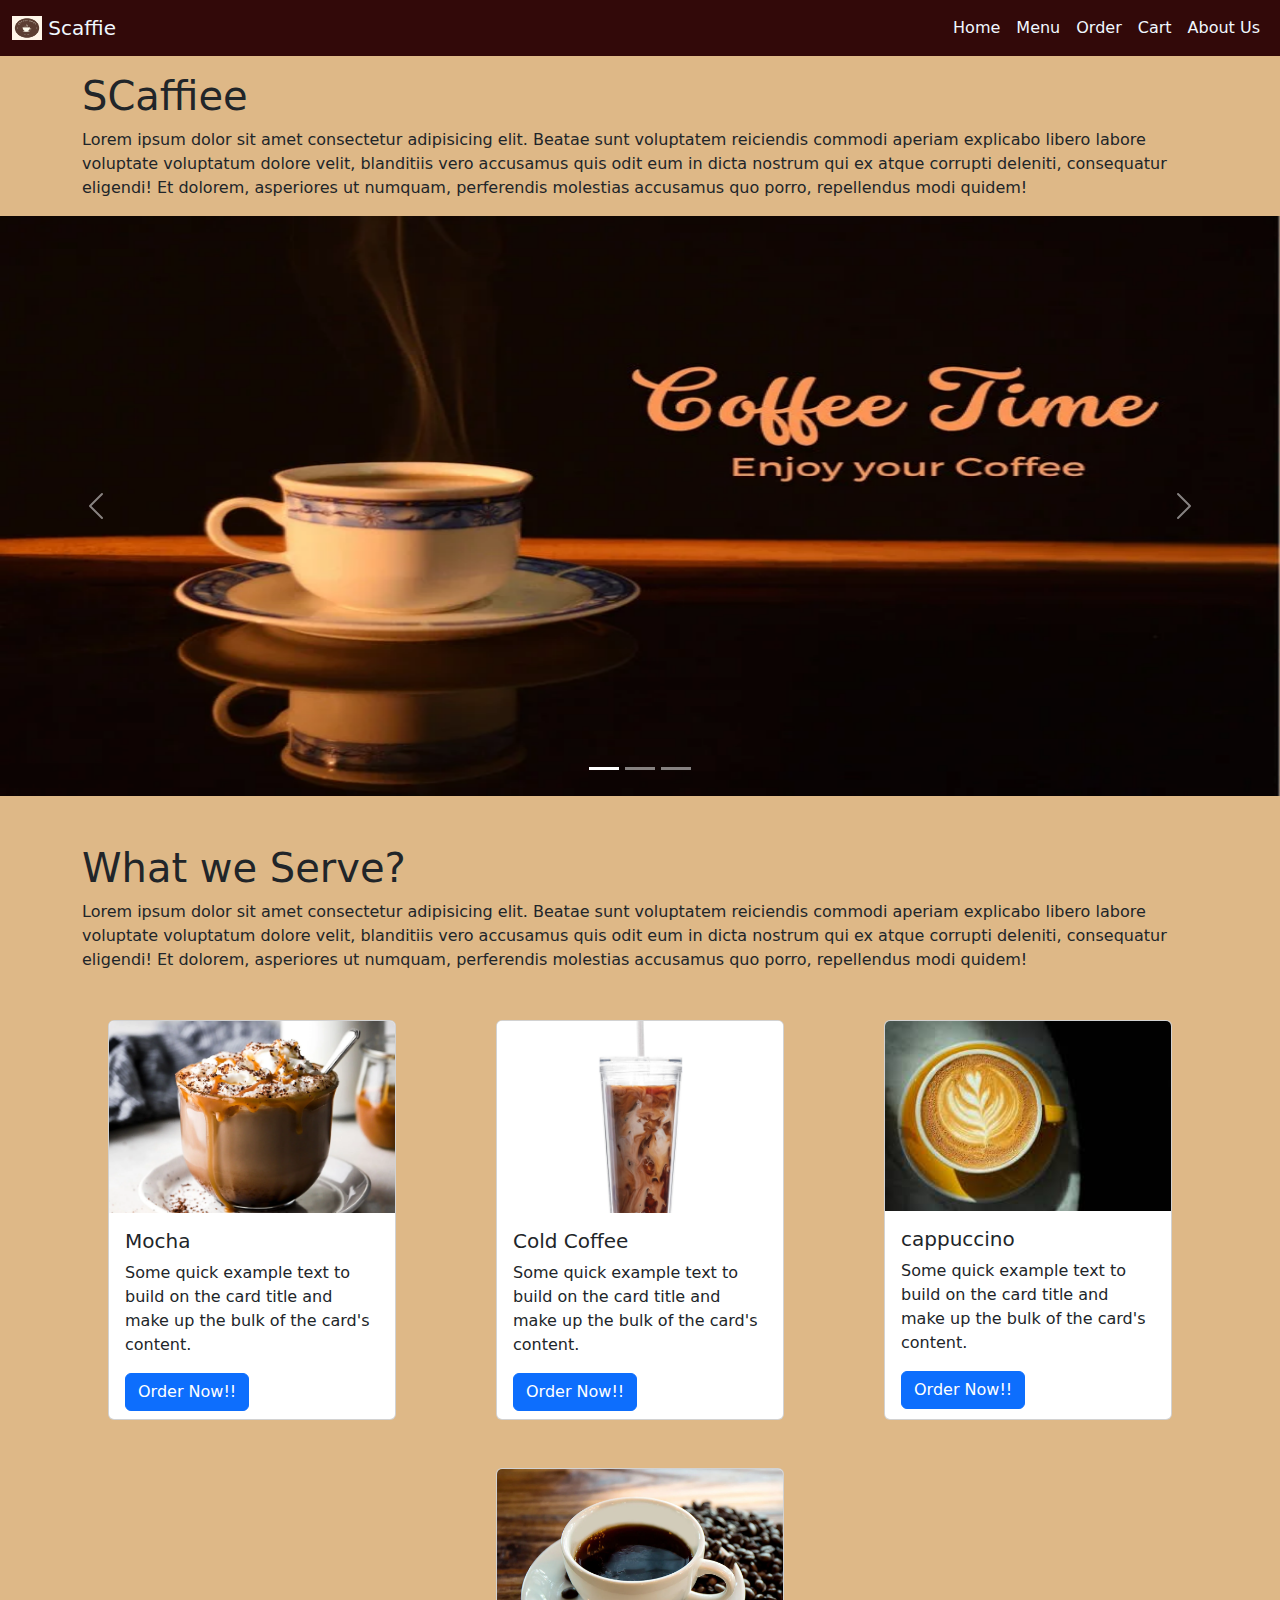
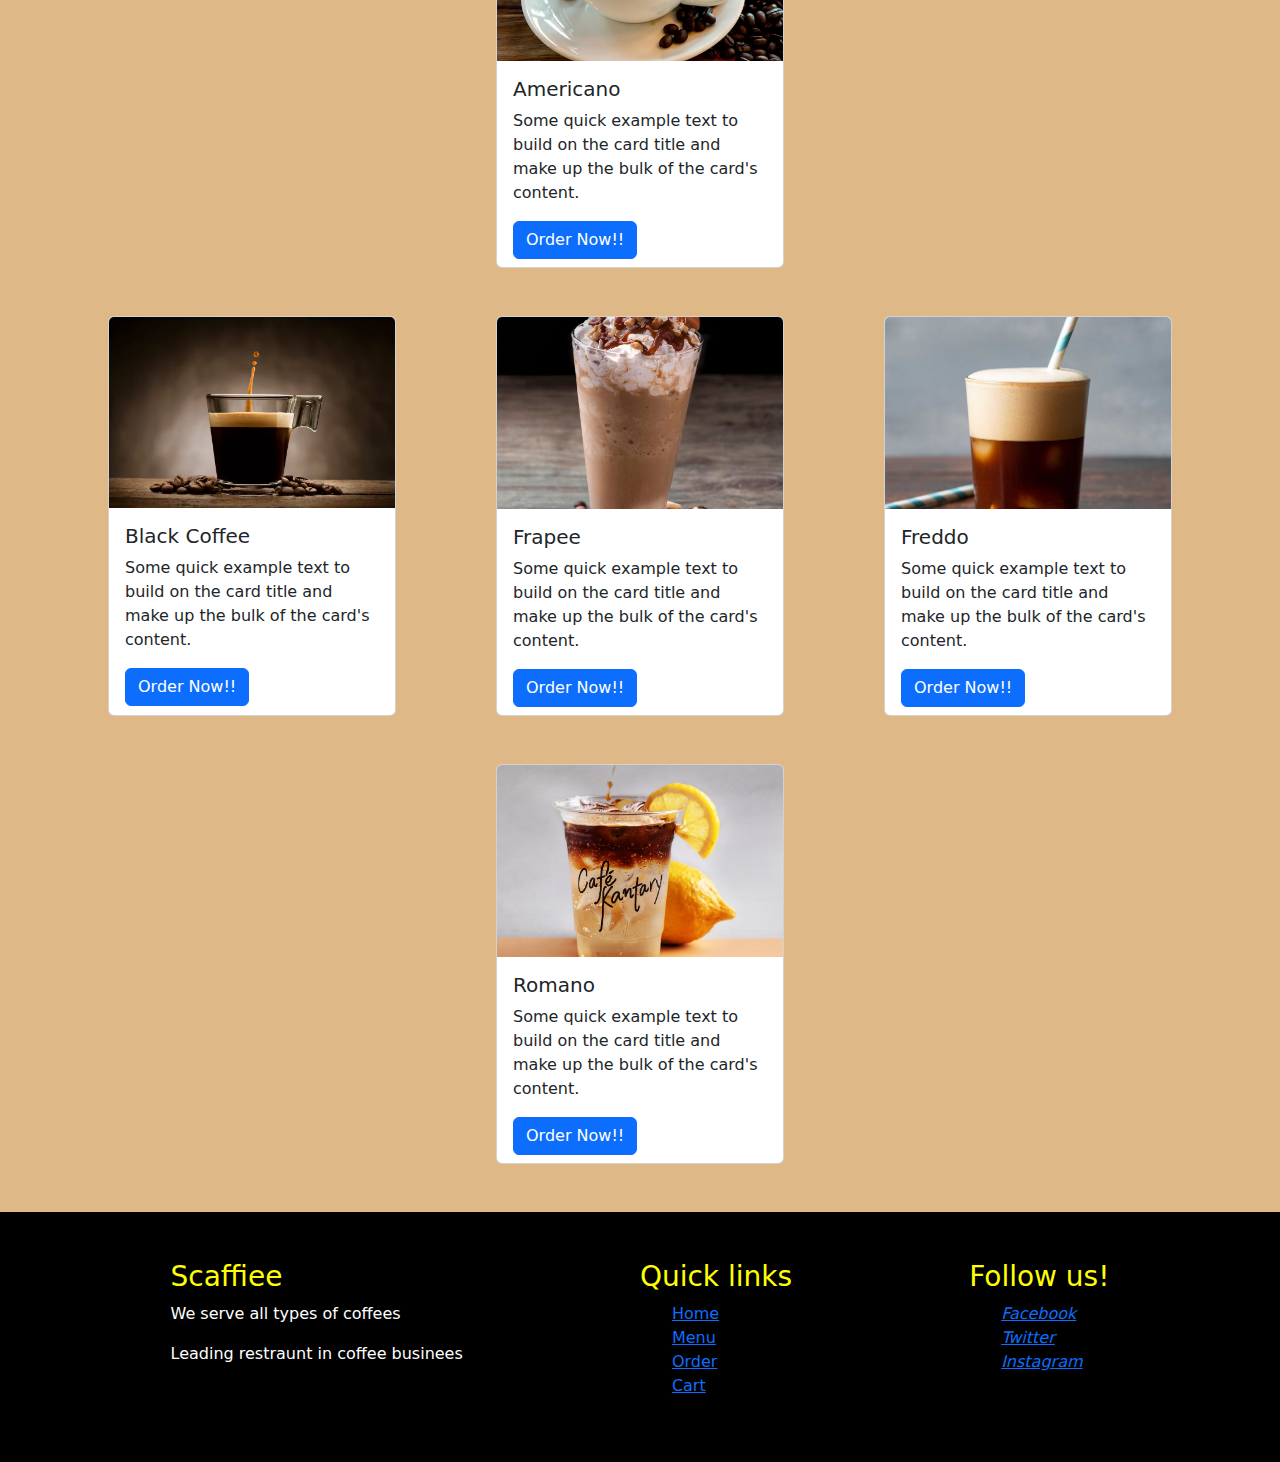
<file: project1/index.html>
<!doctype html>
<html lang="en">
  <head>
    <meta charset="utf-8">
    <meta name="viewport" content="width=device-width, initial-scale=1">
    <title>Bootstrap demo</title>
    <link href="https://cdn.jsdelivr.net/npm/bootstrap@5.3.3/dist/css/bootstrap.min.css" rel="stylesheet" integrity="sha384-QWTKZyjpPEjISv5WaRU9OFeRpok6YctnYmDr5pNlyT2bRjXh0JMhjY6hW+ALEwIH" crossorigin="anonymous">
    <link href="Style.css" rel="stylesheet">
</head>
  <body>

    <!---------------------------------------------------------- Navbar ----------------------------------------------------------------->

    <nav class="navbar navbar-expand-lg flex-wrap " style="background-color: rgb(50, 9, 9);">
      <div class="container-fluid">
        <a class="navbar-brand n-link" href="#">
          <img src="./images/logo.webp" alt="Logo" width="30" height="24" class="d-inline-block align-text-top">
          Scaffie
        </a>
        <div class="collapse navbar-collapse" id="navbarNav">
          <ul class="navbar-nav ms-auto">
            <li class="nav-item ">
              <a class="nav-link n-link" aria-current="page" href="#">Home</a>
            </li>
            <li class="nav-item">
              <a class="nav-link n-link" href="#">Menu</a>
            </li>
            <li class="nav-item">
              <a class="nav-link n-link" href="#">Order</a>
            </li>
            <li class="nav-item">
              <a class="nav-link n-link" href="#">Cart</a>
            </li>
            <li class="nav-item">
              <a class="nav-link n-link" href="#">About Us</a>
            </li>
          </ul>
        </div>
      </div>
    </nav>

    <!----------------------------------------------------------- About  ----------------------------------------------------------->

    <div class="container">
      <p><h1>SCaffiee</h1>
      Lorem ipsum dolor sit amet consectetur adipisicing elit. Beatae sunt voluptatem reiciendis commodi aperiam explicabo libero labore voluptate voluptatum dolore velit, blanditiis vero accusamus quis odit eum in dicta nostrum qui ex atque corrupti deleniti, consequatur eligendi! Et dolorem, asperiores ut numquam, perferendis molestias accusamus quo porro, repellendus modi quidem!
      </p>
    </div>

    <!------------------------------------------------------- Carousel images ----------------------------------------------------------->

    <div id="carouselExampleIndicators" class="carousel slide">
      <div class="carousel-indicators">
          <button type="button" data-bs-target="#carouselExampleIndicators" data-bs-slide-to="0" class="active" aria-current="true" aria-label="Slide 1"></button>
          <button type="button" data-bs-target="#carouselExampleIndicators" data-bs-slide-to="1" aria-label="Slide 2"></button>
          <button type="button" data-bs-target="#carouselExampleIndicators" data-bs-slide-to="2" aria-label="Slide 3"></button>
      </div>
      <div class="carousel-inner">
          <div class="carousel-item active">
              <img src="./images/cimg5.webp" class="d-block w-100 img-fluid" alt="Image1" style="height: 580px;">
          </div>
          <div class="carousel-item">
              <img src="./images/cimg6.jpg" class="d-block w-100 img-fluid " alt="Image2" style="height: 580px;" >
          </div>
          <div class="carousel-item">
              <img src="./images/cimg3.jpeg" class="d-block w-100 img-fluid " alt="Image3" style="height: 580px;">
          </div>
      </div>
      <button class="carousel-control-prev" type="button" data-bs-target="#carouselExampleIndicators" data-bs-slide="prev">
          <span class="carousel-control-prev-icon" aria-hidden="true"></span>
          <span class="visually-hidden">Previous</span>
      </button>
      <button class="carousel-control-next" type="button" data-bs-target="#carouselExampleIndicators" data-bs-slide="next">
          <span class="carousel-control-next-icon" aria-hidden="true"></span>
          <span class="visually-hidden">Next</span>
      </button>
  </div>

  <!---------------------------------------------------- What we serve ----------------------------------------------------------->

    <div class="container mt-5 mb-5">
      <p><h1>What we Serve?</h1>
      Lorem ipsum dolor sit amet consectetur adipisicing elit. Beatae sunt voluptatem reiciendis commodi aperiam explicabo libero labore voluptate voluptatum dolore velit, blanditiis vero accusamus quis odit eum in dicta nostrum qui ex atque corrupti deleniti, consequatur eligendi! Et dolorem, asperiores ut numquam, perferendis molestias accusamus quo porro, repellendus modi quidem!
      </p>
    </div>

    <!----------------------------------------------------------- Cards 1 ----------------------------------------------------------->

    <div class="container card-container d-flex flex-wrap gap-5">
      <div class="card" style="width: 18rem;">
        <img src="./images/mocha.webp" class="card-img-top" alt="...">
        <div class="card-body">
          <h5 class="card-title">Mocha</h5>
          <p class="card-text">Some quick example text to build on the card title and make up the bulk of the card's content.</p>
          <a href="#" class="btn btn-primary">Order Now!!</a>
        </div>
      </div>
      <div class="card" style="width: 18rem;">
        <img src="./images/ocld.jpg" class="card-img-top" alt="...">
        <div class="card-body">
          <h5 class="card-title">Cold Coffee</h5>
          <p class="card-text">Some quick example text to build on the card title and make up the bulk of the card's content.</p>
          <a href="#" class="btn btn-primary">Order Now!!</a>
        </div>
      </div>
      <div class="card" style="width: 18rem;">
        <img src="./images/cappa.jpeg" class="card-img-top" alt="...">
        <div class="card-body">
          <h5 class="card-title">cappuccino</h5>
          <p class="card-text">Some quick example text to build on the card title and make up the bulk of the card's content.</p>
          <a href="#" class="btn btn-primary">Order Now!!</a>
        </div>
      </div>
      <div class="card" style="width: 18rem;">
        <img src="./images/americano.webp" class="card-img-top" alt="...">
        <div class="card-body">
          <h5 class="card-title">Americano</h5>
          <p class="card-text">Some quick example text to build on the card title and make up the bulk of the card's content.</p>
          <a href="#" class="btn btn-primary">Order Now!!</a>
        </div>
      </div>
    </div>

    <!----------------------------------------------------------- Cards 2 ----------------------------------------------------------->

    <div class="container card-container d-flex flex-wrap gap-5 mt-5">
      <div class="card" style="width: 18rem;">
        <img src="./images/blackcoffee.avif" class="card-img-top" alt="...">
        <div class="card-body">
          <h5 class="card-title">Black Coffee</h5>
          <p class="card-text">Some quick example text to build on the card title and make up the bulk of the card's content.</p>
          <a href="#" class="btn btn-primary">Order Now!!</a>
        </div>
      </div>
      <div class="card" style="width: 18rem;">
        <img src="./images/frappee.jpg" class="card-img-top img-fluid" alt="...">
        <div class="card-body">
          <h5 class="card-title">Frapee</h5>
          <p class="card-text">Some quick example text to build on the card title and make up the bulk of the card's content.</p>
          <a href="#" class="btn btn-primary">Order Now!!</a>
        </div>
      </div>
      <div class="card" style="width: 18rem;">
        <img src="./images/freddo.jpg" class="card-img-top" alt="...">
        <div class="card-body">
          <h5 class="card-title">Freddo</h5>
          <p class="card-text">Some quick example text to build on the card title and make up the bulk of the card's content.</p>
          <a href="#" class="btn btn-primary">Order Now!!</a>
        </div>
      </div>
      <div class="card" style="width: 18rem;">
        <img src="./images/romano.jpg" class="card-img-top" alt="...">
        <div class="card-body">
          <h5 class="card-title">Romano</h5>
          <p class="card-text">Some quick example text to build on the card title and make up the bulk of the card's content.</p>
          <a href="#" class="btn btn-primary">Order Now!!</a>
        </div>
      </div>
    </div>

    <!----------------------------------------------------------- footer ----------------------------------------------------------->

    <footer class="bg-black text-white mt-5 pt-5 pb-5 justify-content-around">
      <div class="container d-flex justify-content-around">
        <div class="foot">
          <h3 class="f-h">Scaffiee</h3>
          <p>We serve all types of coffees</p>
          <p>Leading restraunt in coffee businees</p>
        </div>
        <div class="foot">
          <h3 class="f-h">Quick links</h3>
          <ul class="list">
            <li><a href="#">Home</a></li>
            <li><a href="#">Menu</a></li>
            <li><a href="#">Order</a></li>
            <li><a href="#">Cart</a></li>
          </ul>
        </div>
        <div class="foot">
          <h3 class="f-h">Follow us!</h3>
          <ul class="list">
            <li><a href="#"><i class="fab fa-facebook">Facebook</i></a></li>
          <li><a href="#"><i class="fab fa-twitter">Twitter</i></a></li>
          <li><a href="#"><i class="fab fa-instagram">Instagram</i></a></li>
          <!-- <li><a href="#"><i class="fab fa-facebook"></i></a></li> -->
          </ul>
          
        </div>
        </div>
      
    </footer>
    <script src="https://cdn.jsdelivr.net/npm/bootstrap@5.3.3/dist/js/bootstrap.bundle.min.js" integrity="sha384-YvpcrYf0tY3lHB60NNkmXc5s9fDVZLESaAA55NDzOxhy9GkcIdslK1eN7N6jIeHz" crossorigin="anonymous"></script>
  </body>
</html>
</file>
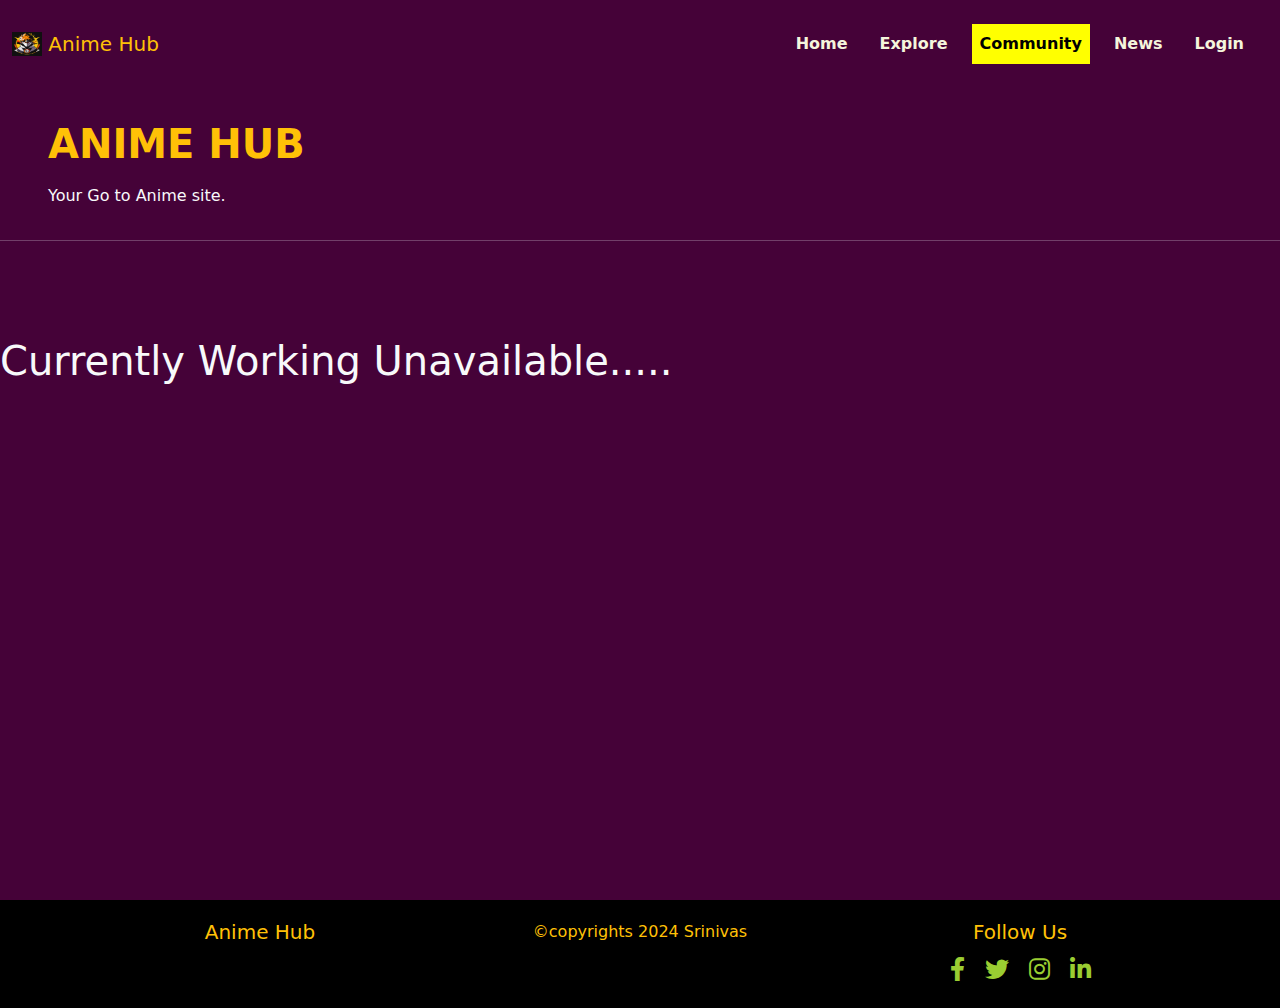
<file: Anime/Community.html>
<!doctype html>
<html lang="en">
  <head>
    <meta charset="utf-8">
    <meta name="viewport" content="width=device-width, initial-scale=1">
    <title>Bootstrap demo</title>
    <link href="https://cdn.jsdelivr.net/npm/bootstrap@5.3.3/dist/css/bootstrap.min.css" rel="stylesheet" integrity="sha384-QWTKZyjpPEjISv5WaRU9OFeRpok6YctnYmDr5pNlyT2bRjXh0JMhjY6hW+ALEwIH" crossorigin="anonymous">
    <link rel="stylesheet" href="./css/home.css">
    <link rel="stylesheet" href="https://cdnjs.cloudflare.com/ajax/libs/font-awesome/6.0.0-beta3/css/all.min.css">
</head>
  <body class="bg">
   <div class="wrapper">
   <nav class="navbar navbar-expand-lg nav-back  mt-3 nav-back">
    <div class="container-fluid">
        <a class="navbar-brand text-warning" href="#">
            <img src="./images/logo2.avif" alt="Logo" width="30" height="24" class="d-inline-block align-text-top">
            Anime Hub
          </a>
      <!-- <a class="navbar-brand" href="#">Navbar</a> -->
      <button class="navbar-toggler bg-light" type="button" data-bs-toggle="collapse" data-bs-target="#navbarNav" aria-controls="navbarNav" aria-expanded="false" aria-label="Toggle navigation">
        <span class="navbar-toggler-icon"></span>
      </button>
      <div class="collapse navbar-collapse" id="navbarNav">
        <ul class="navbar-nav ms-auto">
          <li class="nav-item">
            <a class="nav-link nv  me-3" aria-current="page" href="#"><b>Home</b></a>
          </li>
          <li class="nav-item">
            <a class="nav-link nv me-3" href="explore.html"><b>Explore</b></a>
          </li>
          <li class="nav-item">
            <a class="nav-link nv active me-3" href="/Community.html"><b>Community</b></a>
          </li>
          <li class="nav-item">
            <a class="nav-link nv me-3" href="news.html"><b>News</b></a>
          </li>
          <li class="nav-item"> 
            <a class="nav-link nv me-3" href="index.html"><b>Login</b></a>
          </li>
        </ul>
      </div>
    </div>
  </nav>

  <h1 class="text-warning mt-5 ms-5"><b>ANIME HUB</b></h1>
      <p class="text-light mt-2 ms-5">Your Go to Anime site.</p>
      <hr class="link-light mb-5">

  <br><br><h1 class="text-light">Currently Working Unavailable.....</h1>
</div>
   <footer class="footer text-center">
    <div class="container">
        <div class="row">
            <div class="col-md-4 mb-3 mb-md-0">
                <h5 class="text-warning">Anime Hub</h5>
            </div>
            <div class="col-md-4 mb-3 mb-md-0">
                <p class="text-warning">&copy;copyrights 2024 Srinivas</p>
            </div>
            <div class="col-md-4">
                <h5 class="text-warning">Follow Us</h5>
                <div class="social-icons">
                    <a href="https://facebook.com" target="_blank" aria-label="Facebook">
                        <i class="fab fa-facebook-f"></i>
                    </a>
                    <a href="https://twitter.com" target="_blank" aria-label="Twitter">
                        <i class="fab fa-twitter"></i>
                    </a>
                    <a href="https://instagram.com" target="_blank" aria-label="Instagram">
                        <i class="fab fa-instagram"></i>
                    </a>
                    <a href="https://linkedin.com" target="_blank" aria-label="LinkedIn">
                        <i class="fab fa-linkedin-in"></i>
                    </a>
                </div>
            </div>
        </div>
    </div>
</footer>
    <script src="https://cdn.jsdelivr.net/npm/bootstrap@5.3.3/dist/js/bootstrap.bundle.min.js" integrity="sha384-YvpcrYf0tY3lHB60NNkmXc5s9fDVZLESaAA55NDzOxhy9GkcIdslK1eN7N6jIeHz" crossorigin="anonymous"></script>
  </body>
</html>
</file>
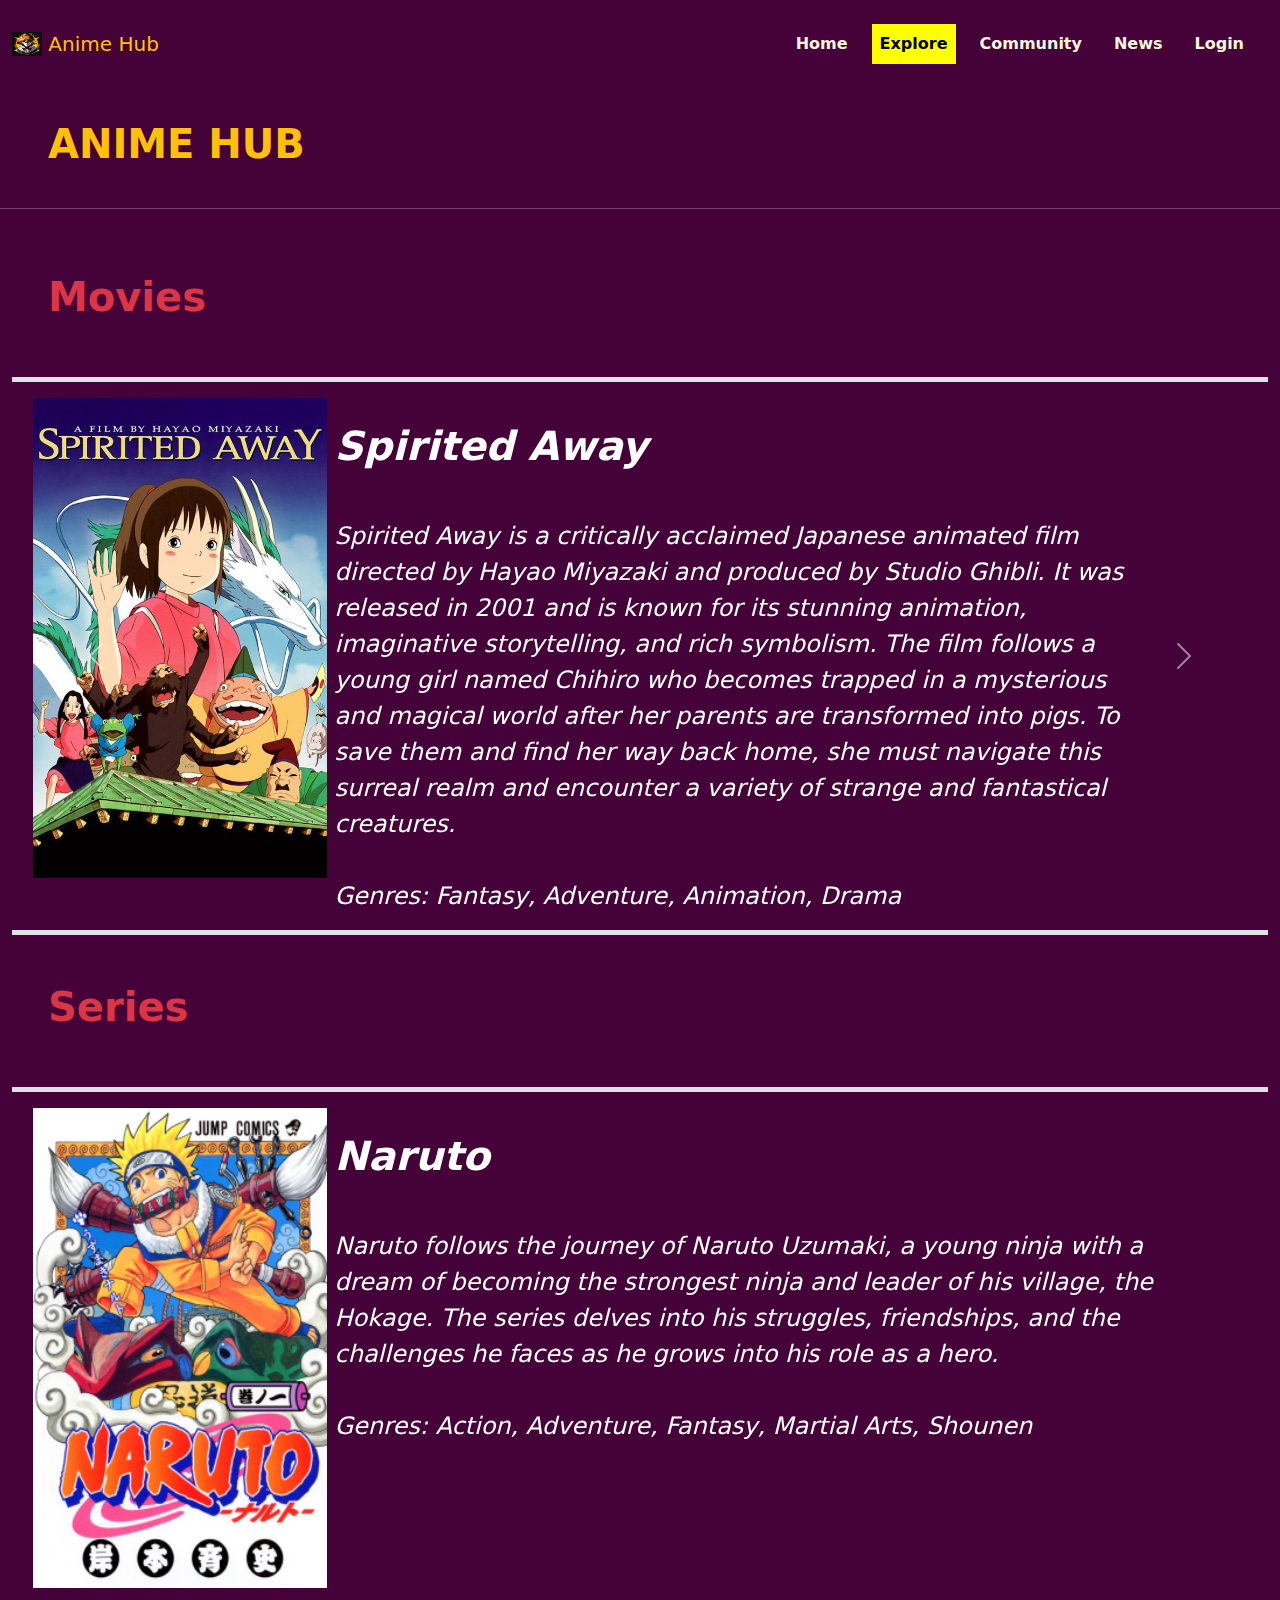
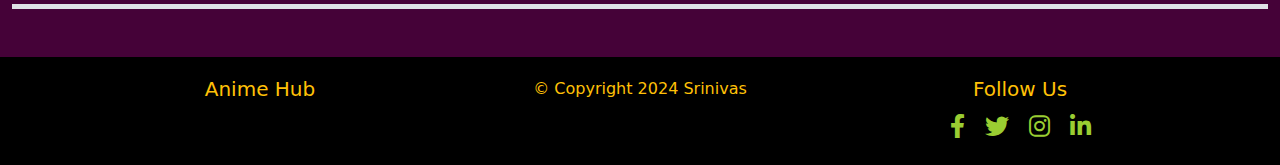
<file: Anime/explore.html>
<!doctype html>
<html lang="en">
  <head>
    <meta charset="utf-8">
    <meta name="viewport" content="width=device-width, initial-scale=1">
    <title>Bootstrap demo</title>
    <link href="https://cdn.jsdelivr.net/npm/bootstrap@5.3.3/dist/css/bootstrap.min.css" rel="stylesheet" integrity="sha384-QWTKZyjpPEjISv5WaRU9OFeRpok6YctnYmDr5pNlyT2bRjXh0JMhjY6hW+ALEwIH" crossorigin="anonymous">
    <link rel="stylesheet" href="https://cdnjs.cloudflare.com/ajax/libs/font-awesome/6.0.0-beta3/css/all.min.css">
    <link href="./css/explore.css" rel="stylesheet">
</head>
  <body class="bg">
     <!------------------------------------------------------------------- Navbar ------------------------------------------------>
<div class="wrapper">
     <nav class="navbar navbar-expand-lg nav-back  mt-3">
        <div class="container-fluid">
            <a class="navbar-brand text-warning" href="#">
                <img src="./images/logo2.avif" alt="Logo" width="30" height="24" class="d-inline-block align-text-top">
                Anime Hub
              </a>
          <!-- <a class="navbar-brand" href="#">Navbar</a> -->
          <button class="navbar-toggler bg-light" type="button" data-bs-toggle="collapse" data-bs-target="#navbarNav" aria-controls="navbarNav" aria-expanded="false" aria-label="Toggle navigation">
            <span class="navbar-toggler-icon"></span>
          </button>
          <div class="collapse navbar-collapse" id="navbarNav">
            <ul class="navbar-nav ms-auto">
              <li class="nav-item">
                <a class="nav-link nv  me-3" aria-current="page" href="home.html"><b>Home</b></a>
              </li>
              <li class="nav-item">
                <a class="nav-link nv active me-3" href="#"><b>Explore</b></a>
              </li>
              <li class="nav-item">
                <a class="nav-link nv me-3" href="Community.html"><b>Community</b></a>
              </li>
              <li class="nav-item">
                <a class="nav-link nv me-3" href="news.html"><b>News</b></a>
              </li>
              <li class="nav-item"> 
                <a class="nav-link nv me-3" href="index.html"><b>Login</b></a>
              </li>
            </ul>
          </div>
        </div>
      </nav>

      <!------------------------------------------------------ Movies ------------------------------------------------------>
      <h1 class="text-warning mt-5 ms-5 mb-4 fs-250"><b>ANIME HUB</b></h1>
      <hr class="link-light">
      <h2 class="text-danger mt-5 ms-5 fs-1"><b>Movies</b></h2>

      <!----------------------------------------------- corousal images Movies------------------------------------------------------>

      <div id="carouselExampleControls" class="carousel slide container-fluid mt-5" data-bs-ride="carousel" data-bs-interval="2500">
        <div class="carousel-inner">
          <div class="carousel-item active">
            <div class="row border border-5">
              <div class="col-sm-6 col-lg-3">
                <img src="./images/movies/spirited2.jpg" class="img-fluid m-3" alt="..." style="height: 480px;">
              </div>
              <div class="col-sm-5 col-lg-8 text-white fs-4 mt-4 me-1">
                <p>
                  <i><h1 class="mb-5 movie-heading"><b>Spirited Away</b></h1></i><i>Spirited Away is a critically acclaimed Japanese animated film directed by Hayao Miyazaki and produced by Studio Ghibli. It was released in 2001 and is known for its stunning animation, imaginative storytelling, and rich symbolism. The film follows a young girl named Chihiro who becomes trapped in a mysterious and magical world after her parents are transformed into pigs. To save them and find her way back home, she must navigate this surreal realm and encounter a variety of strange and fantastical creatures.
      
                  <br><br>Genres: Fantasy, Adventure, Animation, Drama</i></p>
              </div>
            </div>
          </div>

          <div class="carousel-item">
            <div class="row border border-5 mb-5">
              <div class="col-sm-6 col-lg-3">
                <img src="./images/movies/a_whisper_away.jpg" class="img-fluid m-3" alt="..." style="height: 480px;">
              </div>
              <div class="col-sm-5 col-lg-8 text-white fs-4 mt-4 me-1">
                <p>
                  <i><h1 class="mb-5 movie-heading"><b>A Whisker Away</b></h1></i><i>A Whisker Away (original title: A Whisker Away) is a Japanese animated fantasy film directed by Junichi Satō and Tomotaka Shibayama. Released in 2020 by Studio Colorido, it is a romantic fantasy film that combines magical realism with coming-of-age themes.

                  The story follows Miyo Sasaki, a high school girl who can transform into a cat using a magical mask. As a cat, she tries to get closer to her crush, Kento Hinode, while struggling with her own identity and feelings. The film explores themes of love, self-discovery, and the difficulties of adolescence.
                  
                  <br><br>Genres: Fantasy, Romance, Animation, Drama</i></p>
              </div>
            </div>
          </div>

          <div class="carousel-item">
            <div class="row border border-5">
              <div class="col-sm-6 col-lg-3">
                <img src="./images/movies/jjk0.jpg" class="img-fluid m-3" alt="..." style="height: 480px;">
              </div>
              <div class="col-sm-5 col-lg-8 text-white fs-4 mt-4 me-1">
                <p>
                  <i><h1 class="mb-5 movie-heading"><b>Jjutsu Kaisen 0</b></h1></i><i>Jujutsu Kaisen 0 is a Japanese animated film directed by Sunghoo Park and produced by MAPPA. Released in 2021, it serves as a prequel to the popular anime series Jujutsu Kaisen. The film is based on the manga Tokyo Metropolitan Curse Technical School by Gege Akutami.

                  The story follows Yuta Okkotsu, a high school student who becomes possessed by a powerful curse after the death of his childhood friend. He enrolls in the Tokyo Metropolitan Curse Technical School, where he learns to control his curse powers and confronts other curses while uncovering the truth about his own abilities.
                  
                  <br><br>Genres: Action, Supernatural, Dark Fantasy, Adventure</i></p>
              </div>
            </div>
          </div>

          <div class="carousel-item">
            <div class="row border border-5">
              <div class="col-sm-6 col-lg-3">
                <img src="./images/movies/arrietty.jpg" class="img-fluid m-3" alt="..." style="height: 480px;">
              </div>
              <div class="col-sm-5 col-lg-8 text-white fs-4 mt-4 me-1">
                <p>
                  <i><h1 class="mb-5 movie-heading"><b>Arrietty</b></h1></i><i>The Secret World of Arrietty (known as Arietty in some regions) is a Japanese animated fantasy film directed by Hiromasa Yonebayashi and produced by Studio Ghibli. Released in 2010, it is based on the novel The Borrowers by Mary Norton.

                  The film tells the story of Arrietty, a tiny girl who lives secretly under the floorboards of a house with her family, known as "Borrowers" who live by borrowing small items from humans. When Arrietty is discovered by a young boy named Sho, she must navigate the challenges of their interactions and the dangers posed by the human world.
                  
                  <br><br>Genres: Fantasy, Adventure, Animation, Family</i></p>
              </div>
            </div>
          </div>
          
        </div>
        <a class="carousel-control-prev" href="#carouselExampleControls" role="button" data-slide="prev">
          <span class="carousel-control-prev-icon" aria-hidden="true"></span>
          <span class="sr-only"></span>
        </a>
        <a class="carousel-control-next" href="#carouselExampleControls" role="button" data-slide="next">
          <span class="carousel-control-next-icon" aria-hidden="true"></span>
          <span class="sr-only"></span>
        </a>
      </div>
      
        
       <!------------------------------------------------- Footer ------------------------------------------------------------------>

       <!----------------------------------------------------- Series ------------------------------------------------------>

       <h1 class="text-danger mt-5 ms-5 fs-1"><b>Series</b></h1>
      
       <div id="carouselExampleControl" class="carousel slide container-fluid mt-5" data-bs-ride="carousel" data-bs-interval="2500">
        <div class="carousel-inner">
          <div class="carousel-item active">
            <div class="row border border-5">
              <div class="col-sm-6 col-lg-3">
                <img src="./images/naruto1.jpg" class="img-fluid m-3" alt="..." style="height: 480px;">
              </div>
              <div class="col-sm-5 col-lg-8 text-white fs-4 mt-4 me-1">
                <p>
                  <i><h1 class="mb-5 movie-heading"><b>Naruto</b></h1></i><i>Naruto follows the journey of Naruto Uzumaki, a young ninja with a dream of becoming the strongest ninja and leader of his village, the Hokage. The series delves into his struggles, friendships, and the challenges he faces as he grows into his role as a hero.
                  <br><br>Genres: Action, Adventure, Fantasy, Martial Arts, Shounen</i></p>
              </div>
            </div>
          </div>

          <div class="carousel-item">
            <div class="row border border-5 mb-5">
              <div class="col-sm-6 col-lg-3">
                <img src="./images/naruto2.jpg" class="img-fluid m-3" alt="..." style="height: 480px;">
              </div>
              <div class="col-sm-5 col-lg-8 text-white fs-4 mt-4 me-1">
                <p>
                  <i><h1 class="mb-5 movie-heading"><b>Naruto Shippuden</b></h1></i><i>Naruto Shippuden continues the story of Naruto Uzumaki after a two-and-a-half-year training period. Now a more mature and skilled ninja, Naruto returns to his village to face new threats and challenges. The series explores deeper character development, epic battles, and complex storylines.
                  
                  <br><br>Genres: Action, Adventure, Fantasy, Martial Arts, Shounen</i></p>
              </div>
            </div>
          </div>

          <div class="carousel-item">
            <div class="row border border-5 mb-5">
              <div class="col-sm-6 col-lg-3">
                <img src="./images/aot.jpg" class="img-fluid m-3" alt="..." style="height: 480px;">
              </div>
              <div class="col-sm-5 col-lg-8 text-white fs-4 mt-4 me-1">
                <p>
                  <i><h1 class="mb-5 movie-heading"><b>Attack on Titan</b></h1></i><i>Attack on Titan is set in a world where humanity is on the brink of extinction due to gigantic humanoid creatures known as Titans. The story follows Eren Yeager and his friends as they join the military to fight against these Titans and uncover the mysteries surrounding their existence.
                  
                  <br><br>Genres: Action, Dark Fantasy, Drama, Post-Apocalyptic, Shounen, Supernatural</i></p>
              </div>
            </div>
          </div>

          <div class="carousel-item">
            <div class="row border border-5 mb-5">
              <div class="col-sm-6 col-lg-3">
                <img src="./images/bleach.png" class="img-fluid m-3" alt="..." style="height: 480px;">
              </div>
              <div class="col-sm-5 col-lg-8 text-white fs-4 mt-4 me-1">
                <p>
                  <i><h1 class="mb-5 movie-heading"><b>Bleach</b></h1></i><i>Bleach revolves around Ichigo Kurosaki, a teenager who accidentally acquires the powers of a Soul Reaper—a death personification entity. As he takes on the role of a Soul Reaper, he must protect the living world from malevolent spirits and guide lost souls to the afterlife.
                  
                  <br><br>Genres: Action, Adventure, Supernatural, Fantasy, Martial Arts, Shounen</i></p>
              </div>
            </div>
          </div>

          <div class="carousel-item">
            <div class="row border border-5 mb-5">
              <div class="col-sm-6 col-lg-3">
                <img src="./images/deathnote.webp" class="img-fluid m-3" alt="..." style="height: 480px;">
              </div>
              <div class="col-sm-5 col-lg-8 text-white fs-4 mt-4 me-1">
                <p>
                  <i><h1 class="mb-5 movie-heading"><b>Death Note</b></h1></i><i>Death Note centers on Light Yagami, a high school student who discovers a mysterious notebook that allows him to kill anyone by writing their name in it. As Light tries to create a utopia free from crime using the Death Note, he faces off against the genius detective known as L.
                  
                  <br><br>Genres: Mystery, Psychological, Supernatural, Thriller, Drama, Seinen</i></p>
              </div>
            </div>
          </div>



          </div>
          </div>

        </div>

       <footer class="footer text-center mt-5">
        <div class="container">
            <div class="row">
                <div class="col-md-4 mb-3 mb-md-0">
                    <h5 class="text-warning">Anime Hub</h5>
                </div>
                <div class="col-md-4 mb-3 mb-md-0">
                    <p class="text-warning">&copy; Copyright 2024 Srinivas</p>
                </div>
                <div class="col-md-4">
                    <h5 class="text-warning">Follow Us</h5>
                    <div class="social-icons">
                        <a href="https://facebook.com" target="_blank" aria-label="Facebook">
                            <i class="fab fa-facebook-f"></i>
                        </a>
                        <a href="https://twitter.com" target="_blank" aria-label="Twitter">
                            <i class="fab fa-twitter"></i>
                        </a>
                        <a href="https://instagram.com" target="_blank" aria-label="Instagram">
                            <i class="fab fa-instagram"></i>
                        </a>
                        <a href="https://linkedin.com" target="_blank" aria-label="LinkedIn">
                            <i class="fab fa-linkedin-in"></i>
                        </a>
                    </div>
                </div>
            </div>
        </div>
    </footer>
    


    <script src="https://cdn.jsdelivr.net/npm/bootstrap@5.3.3/dist/js/bootstrap.bundle.min.js" integrity="sha384-YvpcrYf0tY3lHB60NNkmXc5s9fDVZLESaAA55NDzOxhy9GkcIdslK1eN7N6jIeHz" crossorigin="anonymous"></script>
  </body>
</html>
</file>
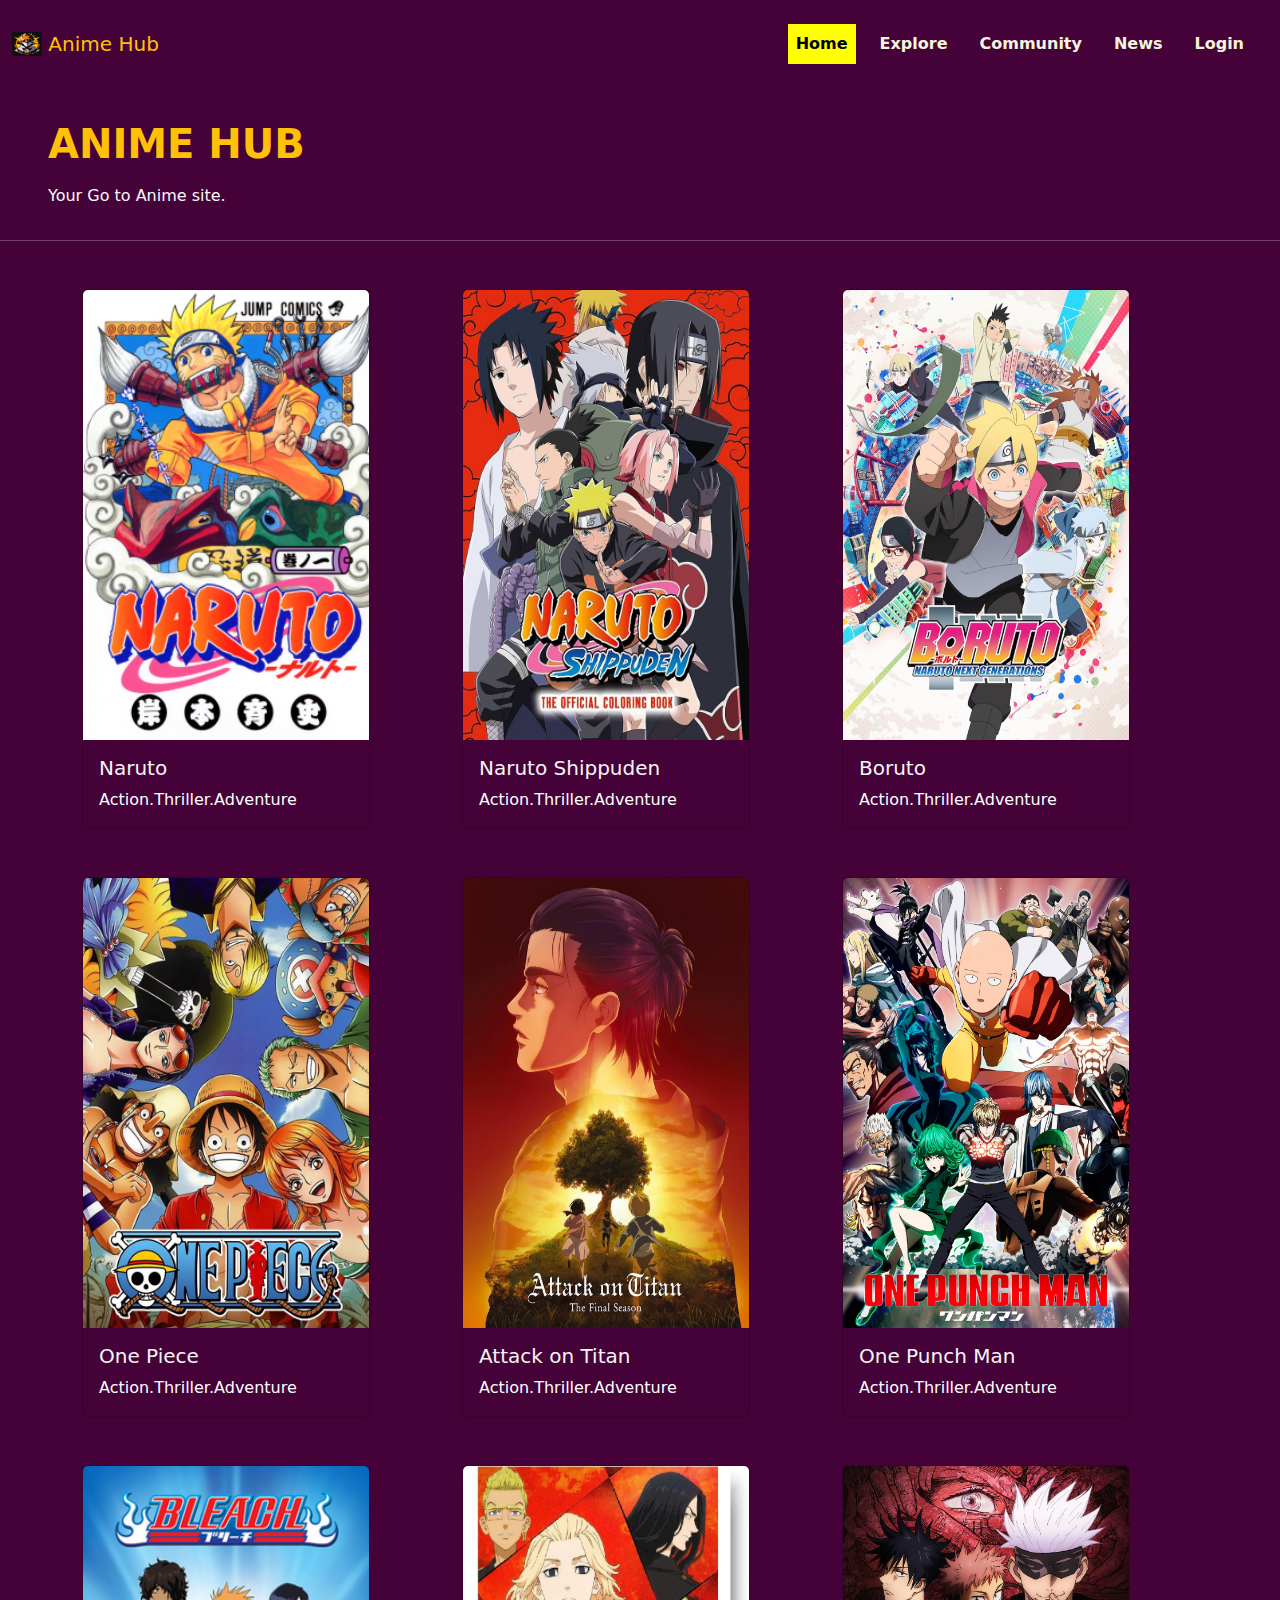
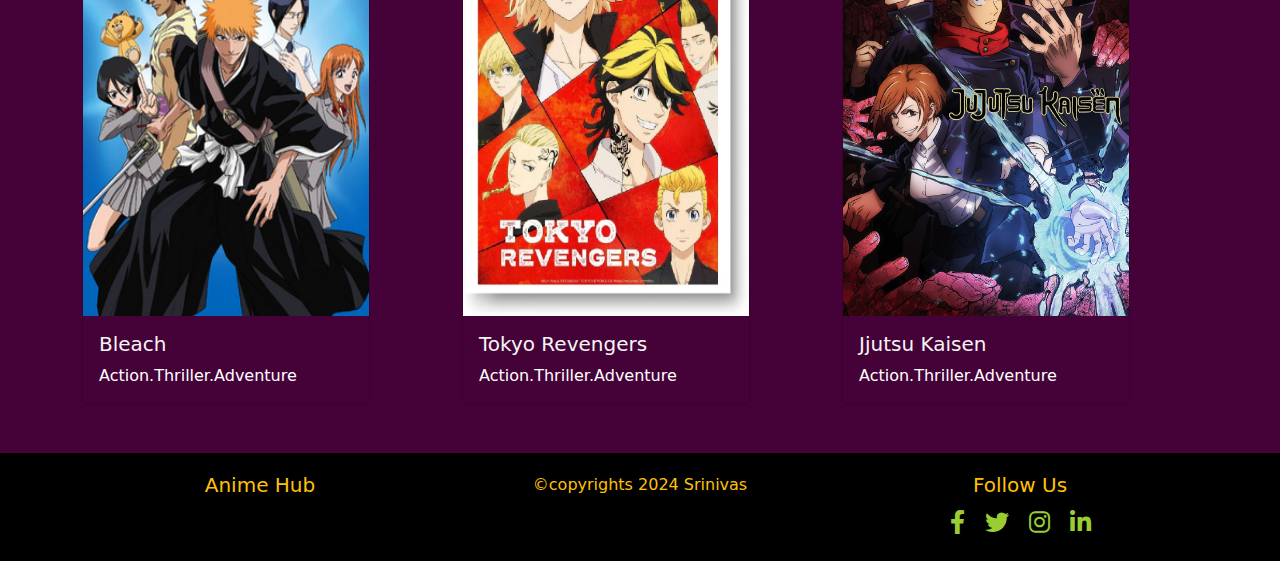
<file: Anime/home.html>
<!DOCTYPE html>
<html lang="en">
<head>
    <meta charset="UTF-8">
    <meta name="viewport" content="width=device-width, initial-scale=1.0">
    <link href="https://cdn.jsdelivr.net/npm/bootstrap@5.3.3/dist/css/bootstrap.min.css" rel="stylesheet" integrity="sha384-QWTKZyjpPEjISv5WaRU9OFeRpok6YctnYmDr5pNlyT2bRjXh0JMhjY6hW+ALEwIH" crossorigin="anonymous">
    <title>Webpage Title</title>
    <link rel="stylesheet" href="https://cdnjs.cloudflare.com/ajax/libs/font-awesome/6.0.0-beta3/css/all.min.css">

    <link href="./css/home.css" rel="stylesheet">
    <title>Home</title>
</head>
<body class="bg">

  <div class="wrapper">
    <!------------------------------------------------------------------- Navbar ------------------------------------------------>

    <nav class="navbar navbar-expand-lg nav-back  mt-3 nav-back">
        <div class="container-fluid">
            <a class="navbar-brand text-warning" href="#">
                <img src="./images/logo2.avif" alt="Logo" width="30" height="24" class="d-inline-block align-text-top">
                Anime Hub
              </a>
          <!-- <a class="navbar-brand" href="#">Navbar</a> -->
          <button class="navbar-toggler bg-light" type="button" data-bs-toggle="collapse" data-bs-target="#navbarNav" aria-controls="navbarNav" aria-expanded="false" aria-label="Toggle navigation">
            <span class="navbar-toggler-icon"></span>
          </button>
          <div class="collapse navbar-collapse" id="navbarNav">
            <ul class="navbar-nav ms-auto">
              <li class="nav-item">
                <a class="nav-link nv active me-3" aria-current="page" href="#"><b>Home</b></a>
              </li>
              <li class="nav-item">
                <a class="nav-link nv me-3" href="explore.html"><b>Explore</b></a>
              </li>
              <li class="nav-item">
                <a class="nav-link nv me-3" href="Community.html"><b>Community</b></a>
              </li>
              <li class="nav-item">
                <a class="nav-link nv me-3" href="news.html"><b>News</b></a>
              </li>
              <li class="nav-item"> 
                <a class="nav-link nv me-3" href="index.html"><b>Login</b></a>
              </li>
            </ul>
          </div>
        </div>
      </nav>

    <!--------------------------------------------------------------- Heading ----------------------------------------------->

      <h1 class="text-warning mt-5 ms-5"><b>ANIME HUB</b></h1>
      <p class="text-light mt-2 ms-5">Your Go to Anime site.</p>
      <hr class="link-light mb-5">

      <!----------------------------------------------------------- Content ---------------------------------------------------->

      <div class="container">
        <div class="row">
            <div class="col-sm-12 col-md-6 col-lg-4">
                <div class="card mb-5 card-transparent" style="width: 18rem;">
                    <img class="card-img-top image" src="./images/naruto1.jpg" alt="Card image cap">
                    <div class="card-body">
                      <h5 class="card-title">Naruto</h5>
                      <p class="card-text">Action.Thriller.Adventure</p>
                    </div>
                  </div>
            </div>

            <div class="col-sm-12 col-md-6 col-lg-4">
                <div class="card mb-5 card-transparent" style="width: 18rem;">
                    <img class="card-img-top image" src="./images/naruto2.jpg" alt="Card image cap" >
                    <div class="card-body">
                        <h5 class="card-title">Naruto Shippuden</h5>
                        <p class="card-text">Action.Thriller.Adventure</p>
                    </div>
                  </div>
            </div>

            <div class="col-sm-12 col-md-6 col-lg-4">
                <div class="card mb-5 card-transparent" style="width: 18rem;">
                    <img class="card-img-top image" src="./images/boruto.jpg" alt="Card image cap">
                    <div class="card-body">
                        <h5 class="card-title">Boruto</h5>
                        <p class="card-text">Action.Thriller.Adventure</p>
                    </div>
                  </div>
            </div>

            <div class="col-sm-12 col-md-6 col-lg-4">
                <div class="card mb-5 card-transparent" style="width: 18rem;">
                    <img class="card-img-top image" src="./images/one piece.jpg" alt="Card image cap">
                    <div class="card-body">
                        <h5 class="card-title">One Piece</h5>
                        <p class="card-text">Action.Thriller.Adventure</p>
                    </div>
                  </div>
            </div>

            <div class="col-sm-12 col-md-6 col-lg-4">
                <div class="card mb-5 card-transparent" style="width: 18rem;">
                    <img class="card-img-top image" src="./images/aot.jpg" alt="Card image cap">
                    <div class="card-body">
                        <h5 class="card-title">Attack on Titan</h5>
                        <p class="card-text">Action.Thriller.Adventure</p>
                    </div>
                  </div>
            </div>

            <div class="col-sm-12 col-md-6 col-lg-4">
                <div class="card mb-5 card-transparent" style="width: 18rem;">
                    <img class="card-img-top image" src="./images/one punch.jpg" alt="Card image cap">
                    <div class="card-body">
                        <h5 class="card-title">One Punch Man</h5>
                        <p class="card-text">Action.Thriller.Adventure</p>
                    </div>
                  </div>
            </div>

            <div class="col-sm-12 col-md-6 col-lg-4">
                <div class="card mb-5 card-transparent" style="width: 18rem;">
                    <img class="card-img-top image" src="./images/bleach.png" alt="Card image cap">
                    <div class="card-body">
                        <h5 class="card-title">Bleach</h5>
                        <p class="card-text">Action.Thriller.Adventure</p>
                    </div>
                  </div>
            </div>

            <div class="col-sm-12 col-md-6 col-lg-4">
                <div class="card mb-5 card-transparent" style="width: 18rem;">
                    <img class="card-img-top image" src="./images/tokyo.webp" alt="Card image cap">
                    <div class="card-body">
                        <h5 class="card-title">Tokyo Revengers</h5>
                        <p class="card-text">Action.Thriller.Adventure</p>
                    </div>
                  </div>
            </div>

            <div class="col-sm-12 col-md-6 col-lg-4">
                <div class="card mb-5 card-transparent" style="width: 18rem;">
                    <img class="card-img-top image" src="./images/jjk.jpg" alt="Card image cap">
                    <div class="card-body">
                        <h5 class="card-title">Jjutsu Kaisen</h5>
                        <p class="card-text">Action.Thriller.Adventure</p>
                    </div>
                  </div>
            </div>

          </div>
      </div>

      <!------------------------------------------------- Footer ------------------------------------------------------------------>

      <footer class="footer text-center">
        <div class="container">
            <div class="row">
                <div class="col-md-4 mb-3 mb-md-0">
                    <h5 class="text-warning">Anime Hub</h5>
                </div>
                <div class="col-md-4 mb-3 mb-md-0">
                    <p class="text-warning">&copy;copyrights 2024 Srinivas</p>
                </div>
                <div class="col-md-4">
                    <h5 class="text-warning">Follow Us</h5>
                    <div class="social-icons">
                        <a href="https://facebook.com" target="_blank" aria-label="Facebook">
                            <i class="fab fa-facebook-f"></i>
                        </a>
                        <a href="https://twitter.com" target="_blank" aria-label="Twitter">
                            <i class="fab fa-twitter"></i>
                        </a>
                        <a href="https://instagram.com" target="_blank" aria-label="Instagram">
                            <i class="fab fa-instagram"></i>
                        </a>
                        <a href="https://linkedin.com" target="_blank" aria-label="LinkedIn">
                            <i class="fab fa-linkedin-in"></i>
                        </a>
                    </div>
                </div>
            </div>
        </div>
    </footer>

  </div>
    <script src="https://cdn.jsdelivr.net/npm/bootstrap@5.3.3/dist/js/bootstrap.bundle.min.js" integrity="sha384-YvpcrYf0tY3lHB60NNkmXc5s9fDVZLESaAA55NDzOxhy9GkcIdslK1eN7N6jIeHz" crossorigin="anonymous"></script>
</body>
</html>
</file>
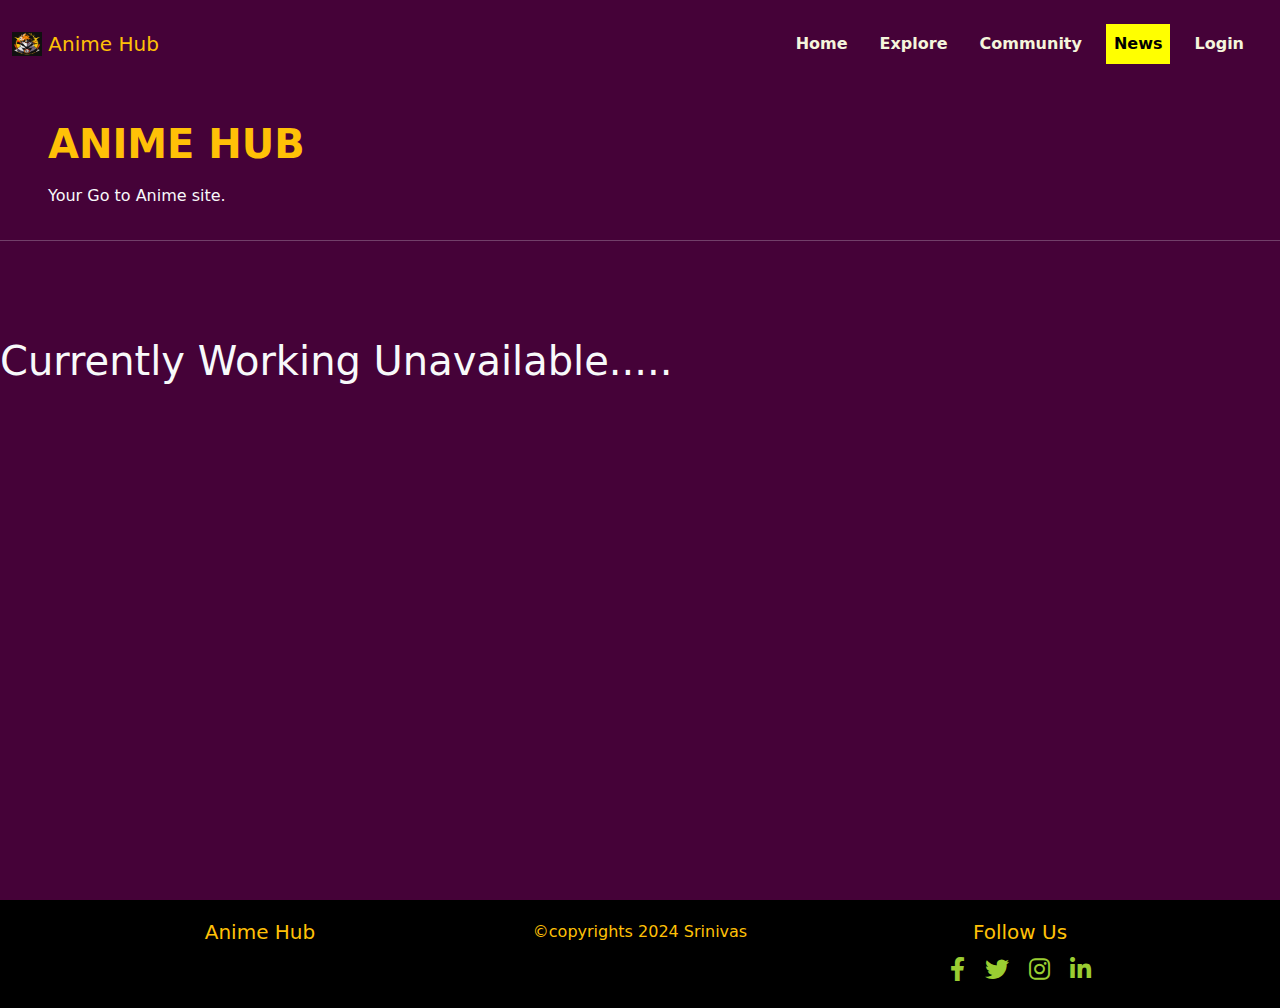
<file: Anime/news.html>
<!doctype html>
<html lang="en">
  <head>
    <meta charset="utf-8">
    <meta name="viewport" content="width=device-width, initial-scale=1">
    <title>Bootstrap demo</title>
    <link href="https://cdn.jsdelivr.net/npm/bootstrap@5.3.3/dist/css/bootstrap.min.css" rel="stylesheet" integrity="sha384-QWTKZyjpPEjISv5WaRU9OFeRpok6YctnYmDr5pNlyT2bRjXh0JMhjY6hW+ALEwIH" crossorigin="anonymous">
    <link rel="stylesheet" href="./css/home.css">
    <link rel="stylesheet" href="https://cdnjs.cloudflare.com/ajax/libs/font-awesome/6.0.0-beta3/css/all.min.css">
</head>
  <body class="bg">
   <div class="wrapper">
   <nav class="navbar navbar-expand-lg nav-back  mt-3 nav-back">
    <div class="container-fluid">
        <a class="navbar-brand text-warning" href="#">
            <img src="./images/logo2.avif" alt="Logo" width="30" height="24" class="d-inline-block align-text-top">
            Anime Hub
          </a>
      <!-- <a class="navbar-brand" href="#">Navbar</a> -->
      <button class="navbar-toggler bg-light" type="button" data-bs-toggle="collapse" data-bs-target="#navbarNav" aria-controls="navbarNav" aria-expanded="false" aria-label="Toggle navigation">
        <span class="navbar-toggler-icon"></span>
      </button>
      <div class="collapse navbar-collapse" id="navbarNav">
        <ul class="navbar-nav ms-auto">
          <li class="nav-item">
            <a class="nav-link nv me-3" aria-current="page" href="#"><b>Home</b></a>
          </li>
          <li class="nav-item">
            <a class="nav-link nv me-3" href="explore.html"><b>Explore</b></a>
          </li>
          <li class="nav-item">
            <a class="nav-link nv me-3" href="/Community.html"><b>Community</b></a>
          </li>
          <li class="nav-item">
            <a class="nav-link nv active me-3" href="#"><b>News</b></a>
          </li>
          <li class="nav-item"> 
            <a class="nav-link nv me-3" href="index.html"><b>Login</b></a>
          </li>
        </ul>
      </div>
    </div>
  </nav>

  <h1 class="text-warning mt-5 ms-5"><b>ANIME HUB</b></h1>
      <p class="text-light mt-2 ms-5">Your Go to Anime site.</p>
      <hr class="link-light mb-5">

  <br><br><h1 class="text-light">Currently Working Unavailable.....</h1>
</div>
   <footer class="footer text-center">
    <div class="container">
        <div class="row">
            <div class="col-md-4 mb-3 mb-md-0">
                <h5 class="text-warning">Anime Hub</h5>
            </div>
            <div class="col-md-4 mb-3 mb-md-0">
                <p class="text-warning">&copy;copyrights 2024 Srinivas</p>
            </div>
            <div class="col-md-4">
                <h5 class="text-warning">Follow Us</h5>
                <div class="social-icons">
                    <a href="https://facebook.com" target="_blank" aria-label="Facebook">
                        <i class="fab fa-facebook-f"></i>
                    </a>
                    <a href="https://twitter.com" target="_blank" aria-label="Twitter">
                        <i class="fab fa-twitter"></i>
                    </a>
                    <a href="https://instagram.com" target="_blank" aria-label="Instagram">
                        <i class="fab fa-instagram"></i>
                    </a>
                    <a href="https://linkedin.com" target="_blank" aria-label="LinkedIn">
                        <i class="fab fa-linkedin-in"></i>
                    </a>
                </div>
            </div>
        </div>
    </div>
</footer>
    <script src="https://cdn.jsdelivr.net/npm/bootstrap@5.3.3/dist/js/bootstrap.bundle.min.js" integrity="sha384-YvpcrYf0tY3lHB60NNkmXc5s9fDVZLESaAA55NDzOxhy9GkcIdslK1eN7N6jIeHz" crossorigin="anonymous"></script>
  </body>
</html>
</file>
<file: project1/Style.css>
body{
    background-color: burlywood;
}
.n-link{
    color: aliceblue;
}
.nav-link:hover{
    color: blue;
    background-color: rgb(239, 239, 239);
}
.card-container {
    display: flex;
    justify-content: space-around;
    gap: 20px;
    margin-top: 20px;
}
.card {
    width: 18rem;
    height: 25rem; 
    transition: transform 0.3s ease;
}
.card-img-top {
    height: 12rem; 
    object-fit: cover;
}

.card:hover{
    transform: translateY(-10px);
}
.f-h{
    color: yellow;
}
.list{
    list-style-type: none;
}
</file>
<file: Anime/css/home.css>
.bg{
    background-color:rgb(69, 2, 56);
}
.wrapper {
    min-height: 100vh;
    display: flex;
    flex-direction: column;
}
.nav-back{
    background-color: transparent;
}
.nav-link:hover {
    /* border-radius: 30%; */
    background-color: yellow; /* Light background color on hover */
    color: #007bff; /* Change text color on hover */
    transition: all 0.3s ease-in-out; /* Smooth transition effect */
  }
.nv{
    color: beige;
}
.nav-link.active{
    /* border-radius: 30%; */
    background-color: yellow;
}

.card-img-top{
    height: 450px;
}
.card-transparent{
    background: transparent;
}
.card-title{
    color: whitesmoke;
}
.card-text{
    color: white;
}
.card-title:hover{
    color: yellow;
    cursor: pointer;
}
.card {
    transition: transform 0.3s ease, box-shadow 0.3s ease;
}
.card:hover {
    transform: scale(1.05); /* Slightly larger */
    box-shadow: 0 10px 20px rgba(0, 0, 0, 0.2); /* Larger shadow */
}
.footer {
    background-color: black;
    padding: 20px 0;
}

.footer .social-icons {
    display: flex;
    justify-content: center; /* Center the icons */
}

.footer .social-icons a {
    color: yellowgreen;
    margin: 0 10px;
    font-size: 1.5rem;
    text-decoration: none; /* Remove underline from icons */
}

.footer .social-icons a:hover {
    color: #007bff;
}
</file>
<file: Anime/css/explore.css>
.bg{
    background-color:rgb(69, 2, 56);
}
.wrapper {
    min-height: 100vh;
    display: flex;
    flex-direction: column;
}
.nav-back{
    background-color: transparent;
}
.nav-link:hover {
    /* border-radius: 30%; */
    background-color: yellow; /* Light background color on hover */
    color: #007bff; /* Change text color on hover */
    transition: all 0.3s ease-in-out; /* Smooth transition effect */
  }
.nv{
    color: beige;
}
.nav-link.active{
    /* border-radius: 30%; */
    background-color: yellow;
}


.footer {
    background-color: black;
    padding: 20px 0;
}

.footer .social-icons {
    display: flex;
    justify-content: center; /* Center the icons */
}

.footer .social-icons a {
    color: yellowgreen;
    margin: 0 10px;
    font-size: 1.5rem;
    text-decoration: none; /* Remove underline from icons */
}

.footer .social-icons a:hover {
    color: #007bff;
}
</file>
